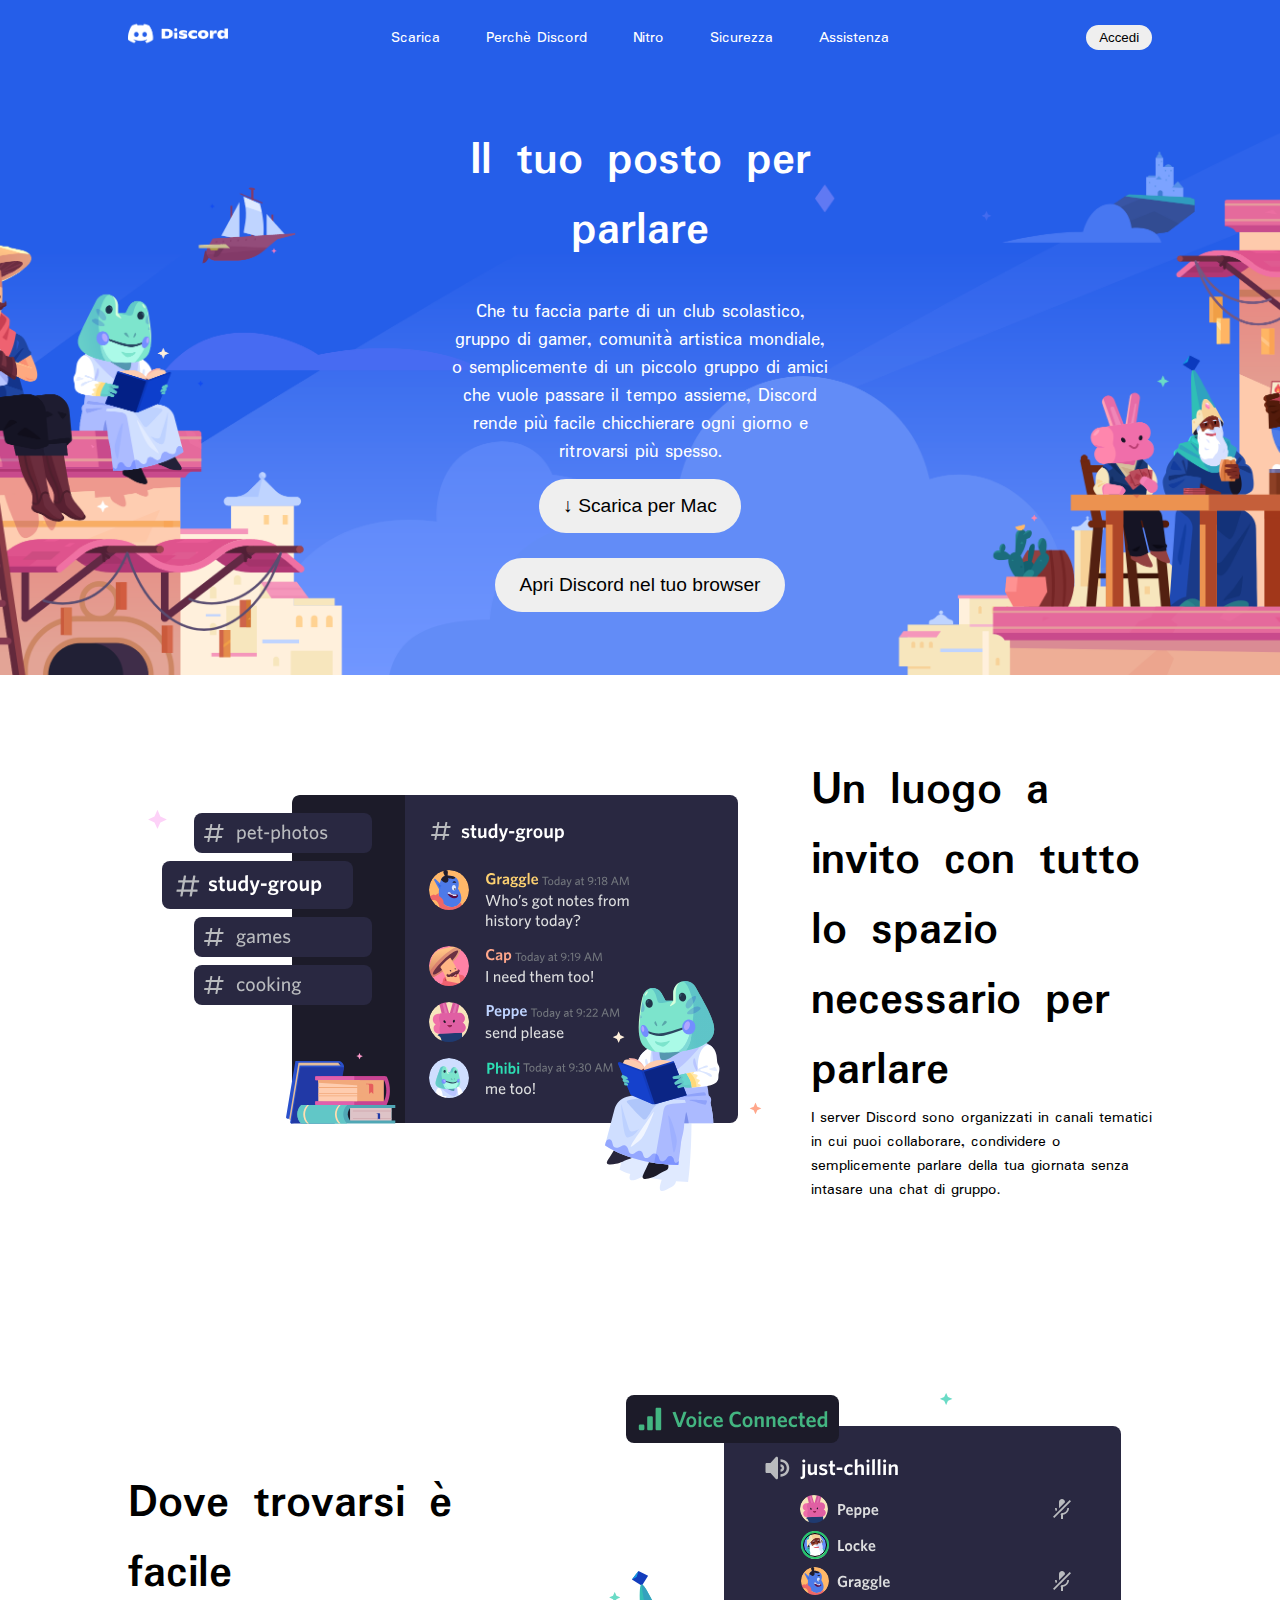
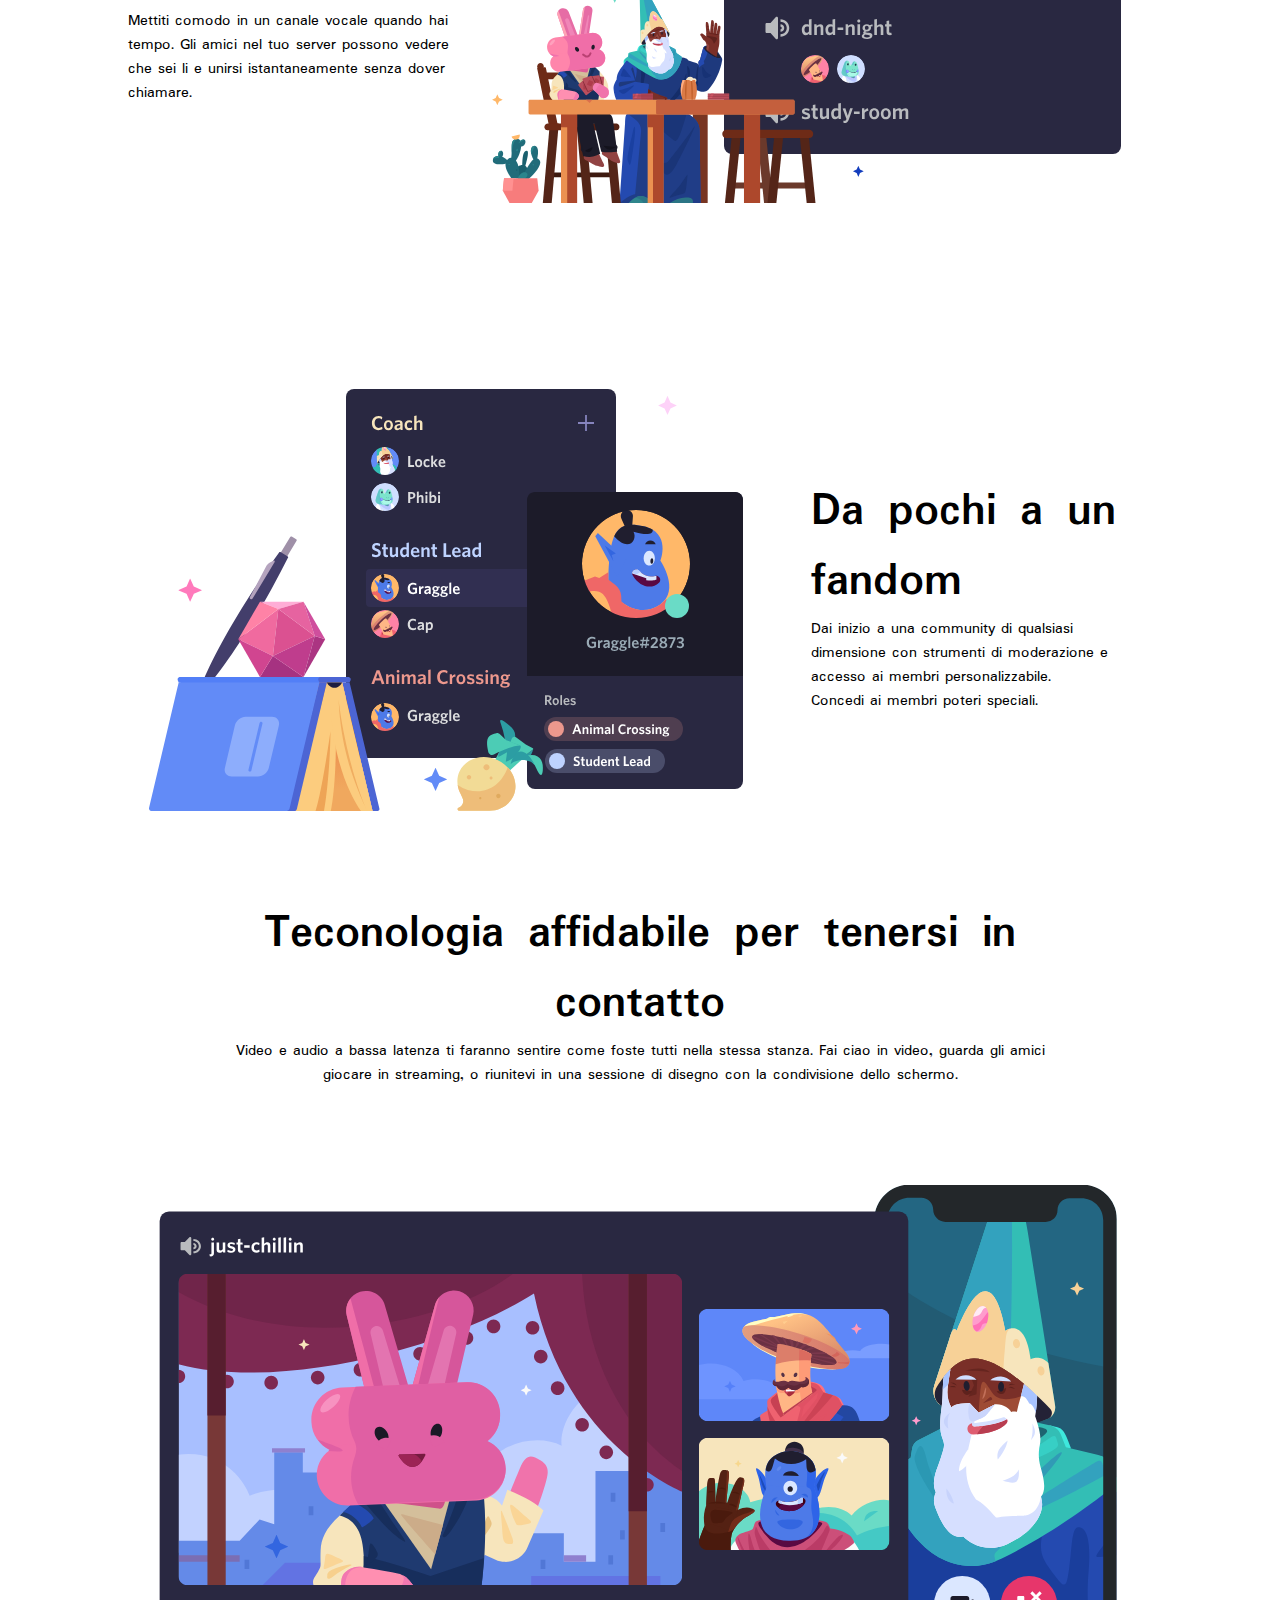
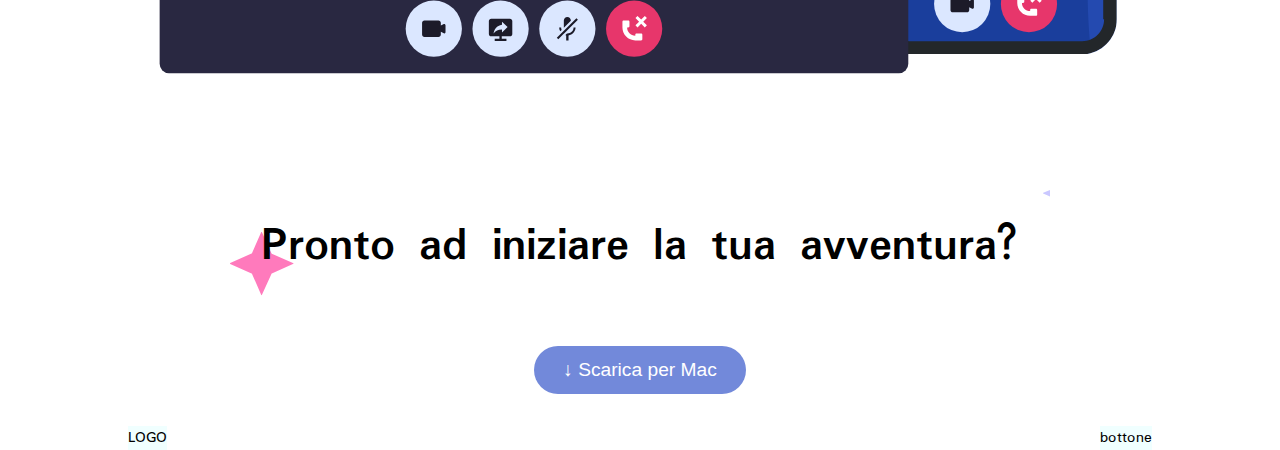
<file: bonus/index.html>
<!DOCTYPE html>
<html lang="en">
<head>
      <meta charset="UTF-8">
      <meta http-equiv="X-UA-Compatible" content="IE=edge">
      <meta name="viewport" content="width=device-width, initial-scale=1.0">
      <link rel="stylesheet" href="./assets/css/style.css">
      <link rel="preconnect" href="https://fonts.googleapis.com">
      <link rel="preconnect" href="https://fonts.gstatic.com" crossorigin>
      <link href="https://fonts.googleapis.com/css2?family=Padauk:wght@400;700&display=swap" rel="stylesheet"> 
      <title>Discord</title>
</head>
<body>
      <header id="site_header">
            <div class="container">
                  <div class="row">
                        <div class="col-2">
                              <img src="./assets/img/logo.png" alt="logo discord" class="logo">
                        </div>
                        <nav class="col-8 links">
                              <a href="#">Scarica</a>
                              <a href="#">Perchè Discord</a>
                              <a href="#">Nitro</a>
                              <a href="#">Sicurezza</a>
                              <a href="#">Assistenza</a>
                        </nav>
                        <div class="col-2">
                              <button>Accedi</button>
                        </div>
                  </div>
            </div>
      </header>
      <!-- /#site_header -->
      <main id="site_main">
            <div class="jumbo">
                  <div class="container">
                        <h1>Il tuo posto per parlare</h1>
                        <p>
                              Che tu faccia parte di un club scolastico, gruppo di gamer, comunità artistica mondiale, o semplicemente di un piccolo gruppo di amici che vuole passare il tempo assieme, Discord rende più facile chicchierare ogni giorno e ritrovarsi più spesso.
                        </p>
                        <span class="download_button">
                              <button> &DownArrow; Scarica per Mac</button>
                              <button> Apri Discord nel tuo browser</button>
                        </span>
                  </div>
            </div>
            <div class="bg_section">
                  <div class="container">
                        <div class="row">
                              <div class="col-8">
                                    <img src="./assets/img/item1.svg" alt="item discord">
                              </div>
                              <div class="col-4">
                                    <h2>
                                          Un luogo a invito con tutto lo spazio necessario per parlare
                                    </h2>
                                    <p>
                                          I server Discord sono organizzati in canali tematici in cui puoi collaborare, condividere o semplicemente parlare della tua giornata senza intasare una chat di gruppo.
                                    </p>
                              </div>
                        </div>
                  </div>
            </div>
            <div class="bg_section wave">
                  <div class="container">
                        <div class="row ">
                              <div class="col-4">
                                    <h2>
                                          Dove trovarsi è facile
                                    </h2>
                                    <p>
                                          Mettiti comodo in un canale vocale quando hai tempo. Gli amici nel tuo server possono vedere che sei li e unirsi istantaneamente senza dover chiamare.
                                    </p>
                              </div>
                              <div class="col-8">
                                    <img src="./assets/img/item2.svg" alt="item discord">
                              </div>
                        </div>
                  </div>
            </div>
            <div class="bg_section">
                  <div class="container">
                        <div class="row">
                              <div class="col-8">
                                    <img src="./assets/img/item3.svg" alt="item discord">
                              </div>
                              <div class="col-4">
                                    <h2>
                                          Da pochi a un fandom
                                    </h2>
                                    <p>
                                          Dai inizio a una community di qualsiasi dimensione con strumenti di moderazione e accesso ai membri personalizzabile. <br>
                                          Concedi ai membri poteri speciali.
                                    </p>
                              </div>
                        </div>
                  </div>
            </div>
            <div class="bg_section">
                  <div class="container">
                        <div class="news">
                              <div>
                                    <h2>
                                          Teconologia affidabile per tenersi in contatto
                                    </h2>
                                    <p>
                                          Video e audio a bassa latenza ti faranno sentire come foste tutti nella stessa stanza. Fai ciao in video, guarda gli amici giocare in streaming, o riunitevi in una sessione di disegno con la condivisione dello schermo. 
                                    </p>
                              </div>
                              <img src="./assets/img/item4-big.svg" alt="">
                        </div>
                        <div class="ready_to">
                              <h3>Pronto ad iniziare la tua avventura?</h3>
                              <button> &DownArrow; Scarica per Mac</button>
                        </div>
                  </div>
            </div>
            <div class="contact">
                  <div class="container">
                        <div class="row">
                              <div class="col-4"></div>
                              <div class="col-2"></div>
                              <div class="col-2"></div>
                              <div class="col-2"></div>
                              <div class="col-2"></div>
                        </div>
                  </div>
            </div>
      </main>
      <!-- /#site_main -->
      <footer id="site_footer">
            <div class="container row">
                  <span>LOGO</span>
                  <span>bottone</span>
            </div>
      </footer>
      <!-- /#site_footer -->
</body>
</html>
</file>
<file: bonus/assets/css/style.css>
* {
      margin: 0;
      padding: 0;
      box-sizing: border-box;
}

/* #region utilities */
body {
      font-family: 'Padauk', sans-serif;
}

.container {
      width: 80%;
      max-width: 1200px;
      margin:0 auto;
}

.row {
      display: flex;
      flex-wrap: wrap;
      justify-content: space-between;
}

[class^="col-"] {  
      margin: auto;
}

.col-2 {
      width: calc(( 100% / 12) * 2);
}

.col-4 {
      width: calc(( 100% / 12) * 4);
}
.col-8 {
      width: calc(( 100% / 12) * 8);
      text-align: center;
}

/* .wave {
      background-image: url(../img/wave.svg);
      background-repeat: no-repeat;
      background-size: contain;
      opacity: 0.1;
} */


.contact {
      background-color: darkblue;
}

#site_footer span {
      background-color: azure;
}

button:hover {
      cursor: pointer;
}
/* #endregion utilities */

/* #region header */
header {
      background-image: url(../img/jumbo.png);
      color: white;
      padding: 20px 0px;
}

#site_header .logo {
      text-align: left;
}

.logo {
      width: 100px;
}

a {
      color: white;
      text-decoration: none;
      padding: 20px;
}

.links a:hover {
      text-decoration: underline;
}

.col-2 > button {
      padding: 0.3rem 0.8rem;
      border-radius: 1rem;
      border: none;
      text-align: right;
}

#site_header .row .col-2:last-child {
      text-align: right;
}
/* #endregion header */

/*  #region main */

/* #region jumbo */

.jumbo {
      height: 600px;
      background-image: url(../img/jumbo.png);
      background-size: cover;
      background-position: center;
      display: flex;
      align-items: center;
}

.jumbo > .container {
      width: 30%;
      text-align: center;
      color: white;
}

h1 {
      font-size: 48px;
      font-family: 'Padauk', sans-serif;
      font-weight: 700;
      padding-bottom: 2rem;
}

.container > p {
      font-size: 1.2rem;
}

.download_button button {
      border: none;
      border-radius: 2rem;
      font-size: 1.2rem;
      padding: 1rem 1.5rem;
      margin: 0.8rem 1rem;
}

.download_button button:hover {
      color: white;
      background-color: #23272A;
}

/* #endregion jumbo */

.bg_section .row {
      padding: 5rem 0;
}
.col-4 > h2 {
      font-size: 3rem;
      text-align: left;
}

.col-4 > p {
      font-size: 1rem;
      text-align: left;
}

.second {
      background-color: #E4E4E4;
}


.news {
      text-align: center;
      margin: auto;
}
 .news > div {
      width: 80%;
      margin: auto;
 }
.news h2 {
      font-size: 3rem;
}

.news > img {
      padding: 2rem 0;
      width: 100%;
}

.ready_to {
      width: 80%;
      margin: auto;
      text-align: center;
     
}
h3 {
      font-size: xxx-large;
      font-weight: 700;
      background-image: url(../img/stars.svg);
      background-repeat: no-repeat;
      background-size: cover;
      padding: 2rem 0;
}

.ready_to button {
      border: none;
      border-radius: 2rem;
      font-size: 1.2rem;
      padding: 0.8rem 1.8rem;
      margin: 2rem;
      color: white;
      background-color: #7289DA;
      ;
}

.ready_to button:hover {
      color: white;
      background-color: #23272A;
}
/*  #endregion main */
</file>
